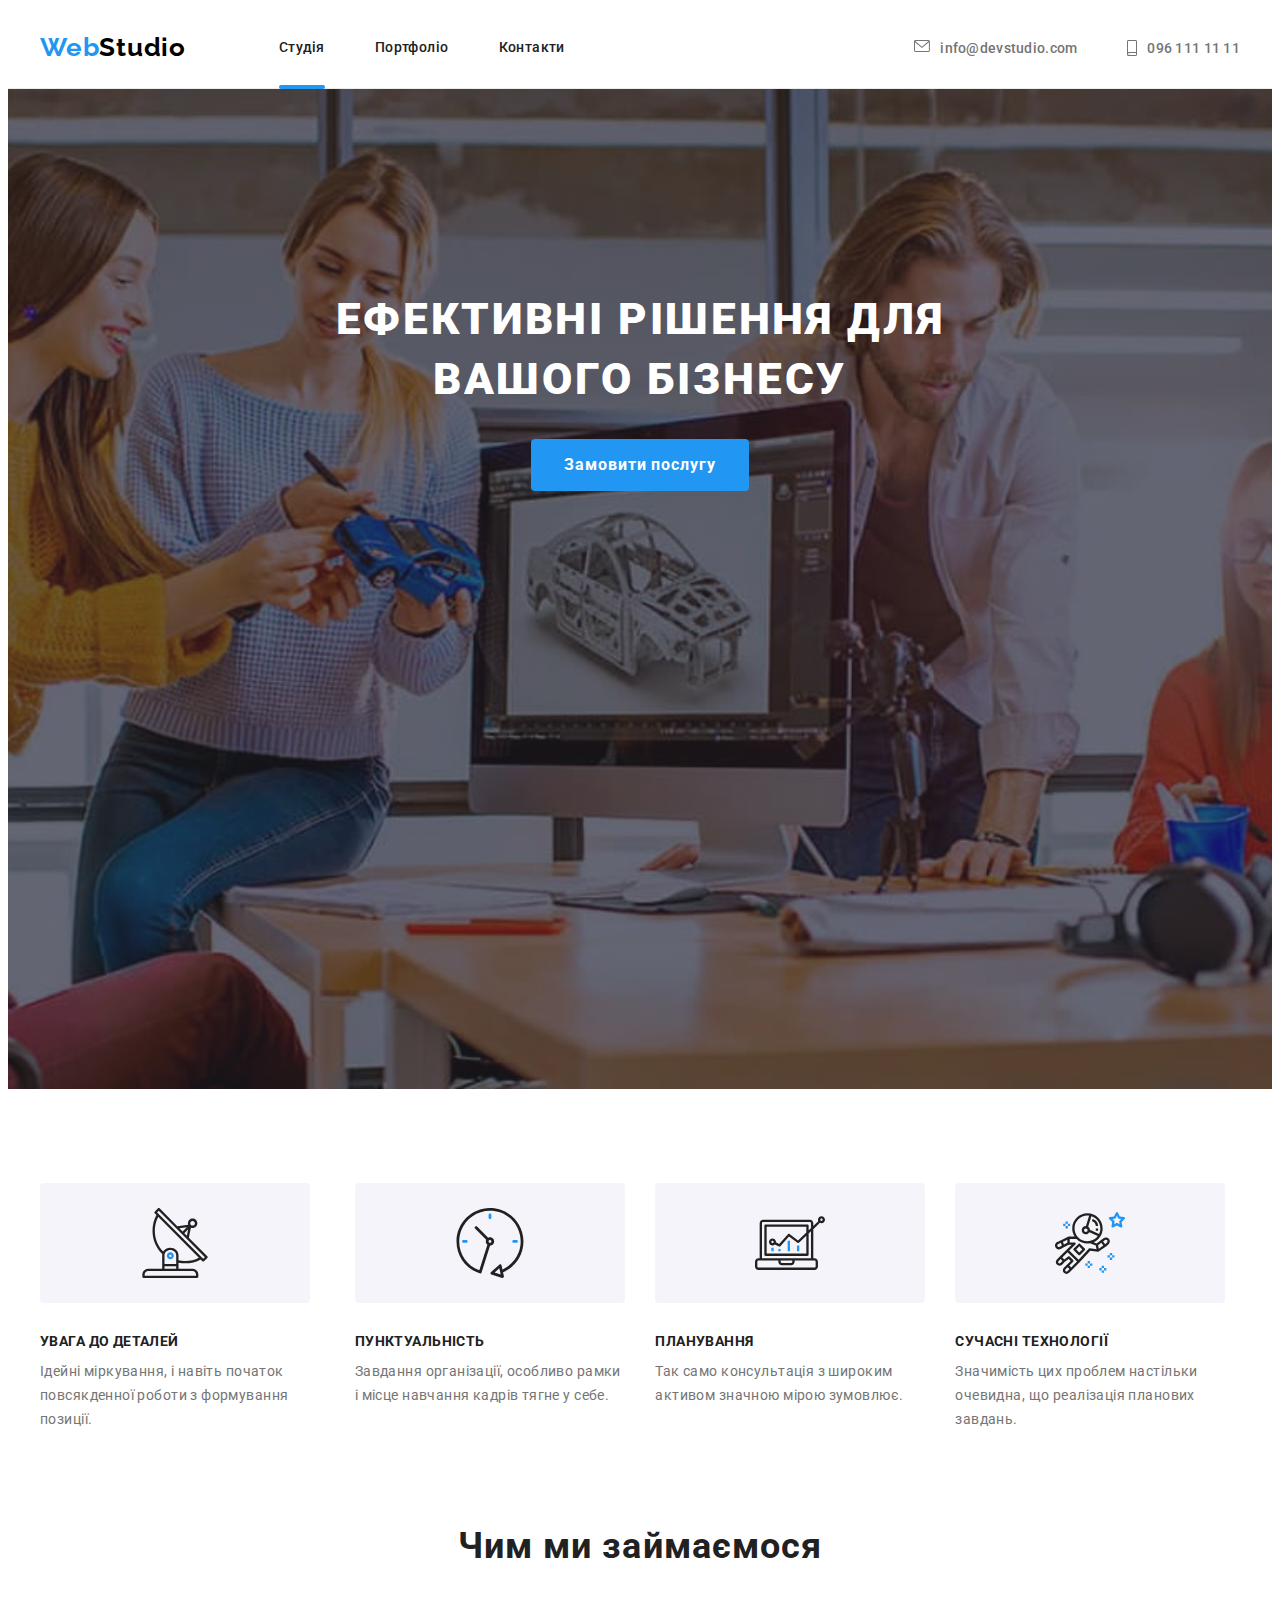
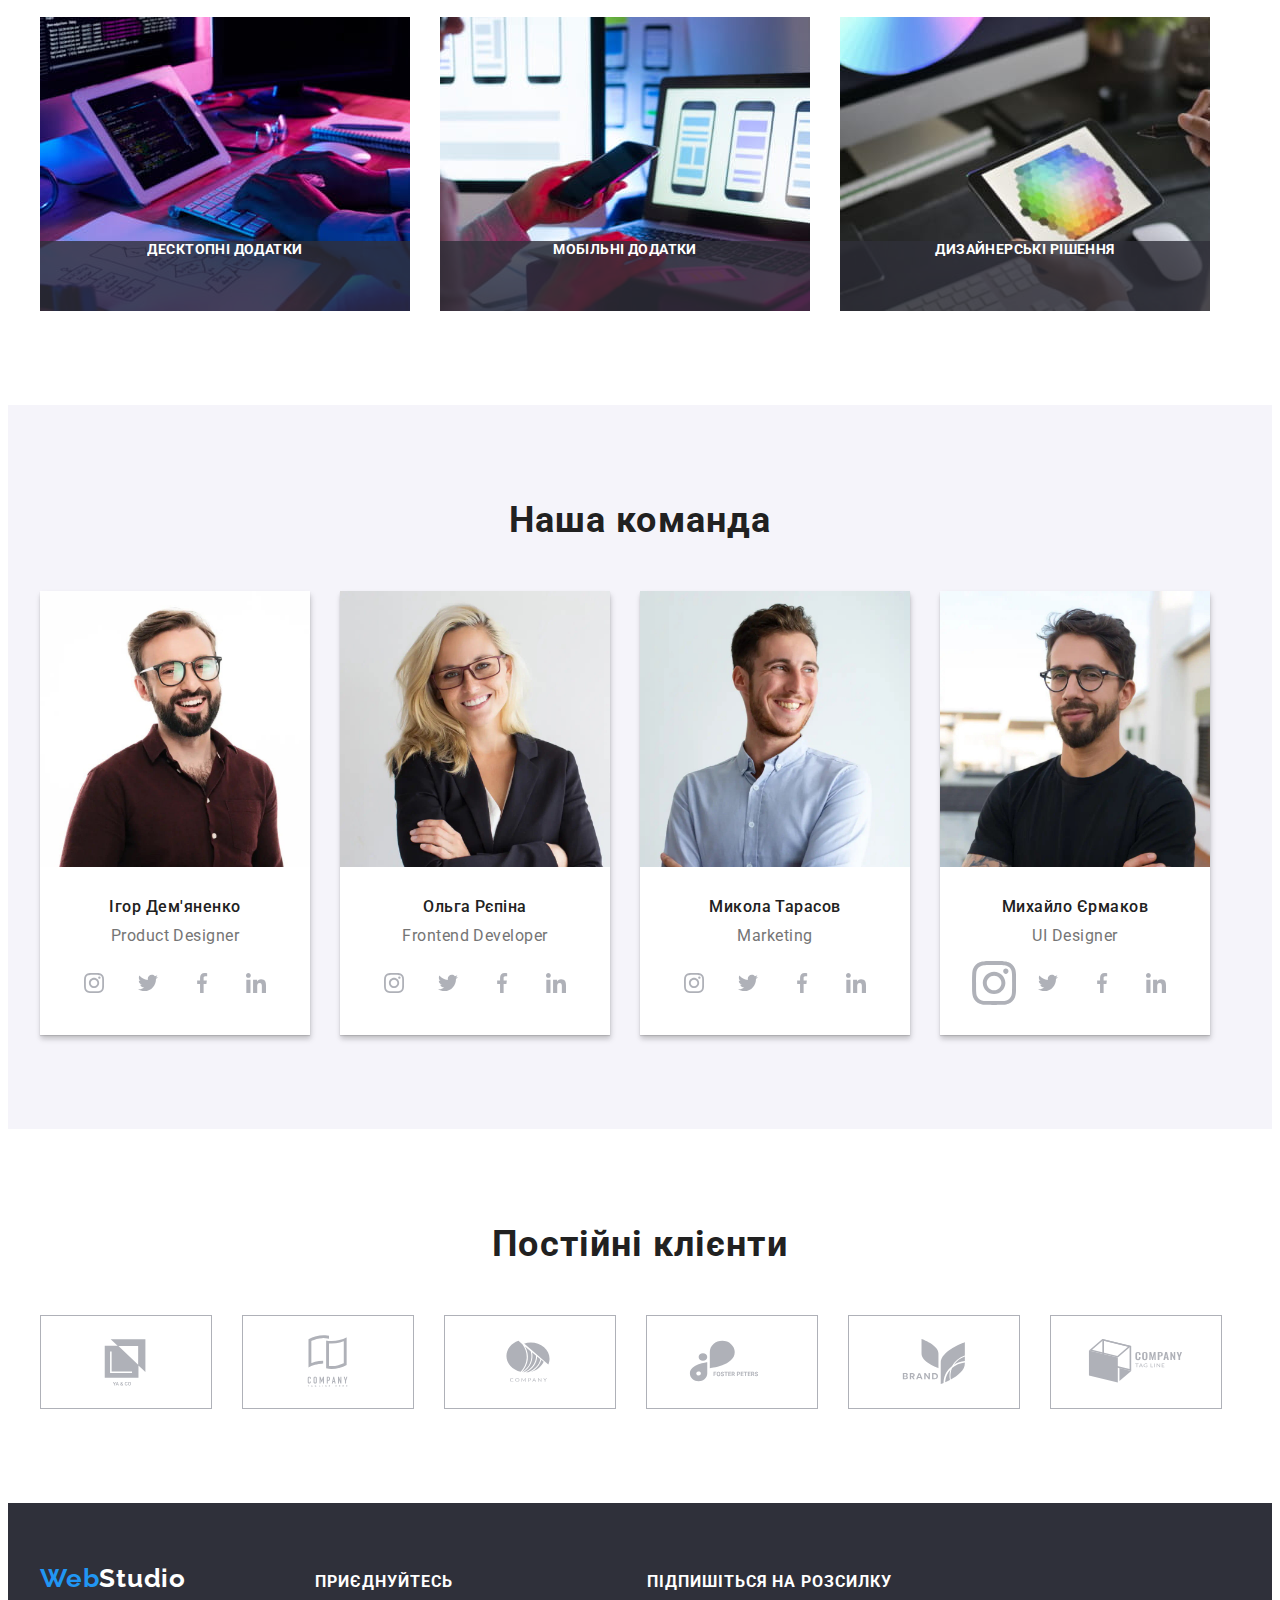
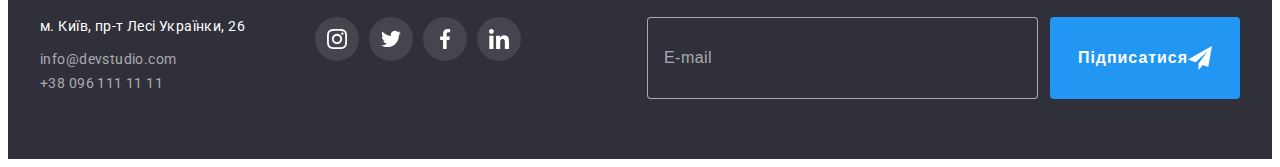
<file: index.html>
<!DOCTYPE html>
<html lang="uk">
  <head>
    <meta charset="UTF-8" />
    <meta http-equiv="X-UA-Compatible" content="IE=edge" />
    <meta name="viewport" content="width=device-width, initial-scale=1.0" />
    <title>Web Studio</title>
    <link rel="preconnect" href="https://fonts.googleapis.com" />
    <link rel="preconnect" href="https://fonts.gstatic.com" crossorigin />
    <link
      href="https://fonts.googleapis.com/css2?family=Montserrat:wght@400;700&family=Raleway:wght@700&family=Roboto:wght@400;500;700;900&display=swap"
      rel="stylesheet"
    />

    <!-- normalize -->
     <link
      rel="stylesheet"
      href="https://cdnjs.cloudflare.com/ajax/libs/modern-normalize/1.1.0/modern-normalize.min.css"
      integrity="sha512-wpPYUAdjBVSE4KJnH1VR1HeZfpl1ub8YT/NKx4PuQ5NmX2tKuGu6U/JRp5y+Y8XG2tV+wKQpNHVUX03MfMFn9Q=="
      crossorigin="anonymous"
      referrerpolicy="no-referrer"
    /> 

    <link rel="stylesheet" href="./css/styles.css"/>
  </head>
  <body>
    <!-- Шапка сторінки -->
    <header class="section-header">
      <div class="container header-box">
        <a class="link-header" href=""><span class="logo">Web</span>Studio</a>

      <!-- Навігація -->
      <nav class="nav">
        <ul class="nav-list">
          <li class="nav-item">
            <a class="link-n current" href="index.html">Студія</a>
          </li>
          <li class="nav-item">
            <a class="link-n" href="portfolio.html">Портфоліо</a>
          </li>
          <li class="nav-item">
            <a class="link-n" href="">Контакти</a></li>
        </ul>
      </nav>
     
        <ul class="list-contacts">
        <li class="contacts">
          
          <a class="link-mail" href="mailto:info@devstudio.com"
            ><svg class="mail-icon" width="16" height="12">
              <use href="./images/icons.svg#icon-envelope">                
              </use>
            </svg>info@devstudio.com</a>
          
        </li>
        <li class="contacts">
          
          <a class="link-tel tel" href="tel:+380961111111"
            ><svg class="tel-icon" width="10" height="16">
              <use href="./images/icons.svg#icon-smartphone">                
              </use>
            </svg>096 111 11 11</a>
            
        </li>
      </ul>      
    </div>      
    </header>

  <main>
      <!--Hero-->
      <section class="section-hero">
      
        <h1 class="hero-title">Ефективні рішення для вашого бізнесу</h1>
        <button data-modal-open class="button" type="button">Замовити послугу</button>
      
      </section>


       <!--Feature-->
      <section class="section section-feature">
        <div class="container">
          <ul class="feature-list">
            <li class="feature-item">
              <div class="feature-btn">
                <svg class="btn-icon" width="70" height="70">
                  <use href="./images/icons.svg#icon-antenna-1"></use>
                </svg>
              </div>
              <h2 class="features">УВАГА ДО ДЕТАЛЕЙ</h2>
              <p class="subtitle">
                Ідейні міркування, і навіть початок повсякденної роботи з
                формування позиції.
              </p>
            </li>
            <li class="feature-item">
              <div class="feature-btn">
                <svg class="btn-icon" width="70" height="70">
                  <use href="./images/icons.svg#icon-clock-1"></use>
                </svg>
              </div>
              <h2 class="features">ПУНКТУАЛЬНІСТЬ</h2>
              <p class="subtitle">
                Завдання організації, особливо рамки і місце навчання кадрів
                тягне у себе.
              </p>
            </li>
            <li class="feature-item">
              <div class="feature-btn">
                <svg class="btn-icon" width="70" height="70">
                  <use href="./images/icons.svg#icon-diagram-1"></use>
                </svg>
              </div>
              <h2 class="features">ПЛАНУВАННЯ</h2>
              <p class="subtitle">
                Так само консультація з широким активом значною мірою зумовлює.
              </p>
            </li>
            <li class="feature-item">
            <div class="feature-btn"> 
                <svg class="btn-icon" width="70" height="70">
                  <use href="./images/icons.svg#icon-astronaut-1"></use>
                </svg>
              </div> 
              <h2 class="features">СУЧАСНІ ТЕХНОЛОГІЇ</h2>
              <p class="subtitle">
                Значимість цих проблем настільки очевидна, що реалізація
                планових завдань.
              </p>
            </li>
          </ul>
        </div>
      </section>


      <!--Чим ми займаємося-->
      <section class=" section section-work">
        <div class="container">
          <h2 class="title">Чим ми займаємося</h2>
        <ul class="work-list">
          <li class="work-item">          
            <img class="work-image"
              src="./images/desktop.jpg"
              alt="Десктопні додатки"
              width="370"
            />
            <div class="card-thumb">
            <h3 class="card-title">Десктопні додатки</h3>
            </div>
          </li>
          <li class="work-item">           
            <img
              src="./images/mobile.jpg"
              alt="Мобільні додатки"
             width="370"
            />
            <div class="card-thumb">
           <h3 class="card-title">Мобільні додатки</h3>
           </div> 
          </li>
          <li class="work-item">            
            <img
              src="./images/design.jpg"
              alt="Дизайнерськи рішення"
              width="370"
            />
            <div class="card-thumb">
            <h3 class="card-title">Дизайнерські рішення</h3>
            </div>
          </li>
        </ul>
      </div>        
      </section>

      <!--Наша команда-->
      <section class="section section-about">
        <div class="container container-team"> 
          <h2 class="title">Наша команда</h2>

        <ul class="team-list">
          <li class="team-item">
            <img
              src="./images/1.jpg"
              alt="Product Designer"
             width="270"
            />
            <div class="team-text">
              <h3 class="team">Ігор Дем'яненко</h3>
            <p class="team-subtitle" lang="en">Product Designer</p>
          
          
           <ul class="social-list">
            <li class="social-item">
              <a class="social-link" href="">
               <svg class="social-icon" width="20" height="20">
                <use href="./images/icons.svg#icon-instagram">
                </use>
               </svg>
                </a>
              </li>
            <li class="social-item">
              <a class="social-link" href="">
              <svg class="social-icon" width="20" height="20">
                <use href="./images/icons.svg#icon-twitter">
                </use>
              </svg>
                </a>
              </li>
            <li class="social-item">
              <a class="social-link" href="">
              <svg class="social-icon" width="20" height="20">
                <use href="./images/icons.svg#icon-facebook">
                </use>
              </svg>
                </a>
              </li>
            <li class="social-item">
              <a class="social-link" href="">
              <svg class="social-icon" width="20" height="20">
                <use href="./images/icons.svg#icon-linkedin">
                </use>
              </svg>
                </a>
              </li>
           </ul>             
          </div>            
          
          <li class="team-item">
            <img
              src="./images/2.jpg"
              alt="Frontend Developer"
              width="270"
            />
            <div class="team-text">
              <h3 class="team">Ольга Рєпіна</h3>
            <p class="team-subtitle" lang="en">Frontend Developer</p>
          
          
           <ul class="social-list">
            <li class="social-item">
              <a class="social-link" href="">
               <svg class="social-icon" width="20" height="20">
                <use href="./images/icons.svg#icon-instagram">
                </use>
               </svg>
                </a>
              </li>
            <li class="social-item">
              <a class="social-link" href="">
              <svg class="social-icon" width="20" height="20">
                <use href="./images/icons.svg#icon-twitter">
                </use>
              </svg>
                </a>
              </li>
            <li class="social-item">
              <a class="social-link" href="" >
              <svg class="social-icon" width="20" height="20">
                <use href="./images/icons.svg#icon-facebook">
                </use>
              </svg>
                </a>
              </li>
            <li class="social-item">
              <a class="social-link" href="">
              <svg class="social-icon" width="20" height="20">
                <use href="./images/icons.svg#icon-linkedin">
                </use>
              </svg>
                </a>
              </li>
           </ul>             
          </div>
            
            
          </li>
          <li class="team-item">
            <img src="./images/3.jpg" 
            alt="Marketing"
            width="270"/>
            <div class="team-text">
              <h3 class="team">Микола Тарасов</h3>
            <p class="team-subtitle" lang="en">Marketing</p>
          
          
           <ul class="social-list">
            <li class="social-item">
              <a class="social-link" href="" width="44" height="44">
               <svg class="social-icon" width="20" height="20">
                <use href="./images/icons.svg#icon-instagram">
                </use>
               </svg>
                </a>
              </li>
            <li class="social-item">
              <a class="social-link" href="" width="44" height="44">
              <svg class="social-icon" width="20" height="20">
                <use href="./images/icons.svg#icon-twitter">
                </use>
              </svg>
                </a>
              </li>
            <li class="social-item">
              <a class="social-link" href="" width="44" height="44">
              <svg class="social-icon" width="20" height="20">
                <use href="./images/icons.svg#icon-facebook">
                </use>
              </svg>
                </a>
              </li>
            <li class="social-item">
              <a class="social-link" href="" width="44" height="44">
              <svg class="social-icon" width="20" height="20">
                <use href="./images/icons.svg#icon-linkedin">
                </use>
              </svg>
                </a>
              </li>
           </ul>             
          </div>
            
            
          </li>
          <li class="team-item">
            <img
              src="./images/4.jpg"
              alt="UI Designer"
            width="270"/>
            <div class="team-text">
              <h3 class="team">Михайло Єрмаков</h3>
            <p class="team-subtitle" lang="en">UI Designer</p>
          
           <ul class="social-list">
            <li class="social-item">
            <a class="social-link" href="">
               <svg class="social-icon">
                <use href="./images/icons.svg#icon-instagram">
                </use>
               </svg>
                </a>
              </li>
            <li class="social-item">
              <a class="social-link" href="">
              <svg class="social-icon" width="20" height="20">
                <use href="./images/icons.svg#icon-twitter">
                </use>
              </svg>
                </a>
              </li>
            <li class="social-item">
              <a class="social-link" href="">
              <svg class="social-icon" width="20" height="20">
                <use href="./images/icons.svg#icon-facebook">
                </use>
              </svg>
                </a>
              </li>
            <li class="social-item">
              <a class="social-link" href="">
              <svg class="social-icon" width="20" height="20">
                <use href="./images/icons.svg#icon-linkedin">
                </use>
              </svg>
                </a>
              </li>
           </ul>             
          </div>                        
          </li>
        </ul>
      </div>       
      </section>
    </main>

    <!-- Постійні клієнти -->

    <section class="section section-clients">
      <h2 class="client-title">Постійні клієнти</h2>
      <div class="container container-client">
        <ul class="client-list">
          <li class="client-item">
            <a class="client-link" href="">
              <svg class="client-icon" width="106" height="60">
                <use href="./images/icons.svg#icon-Logo">                  
                </use>
              </svg>
            </a>
          </li>
          <li class="client-item">
             <a class="client-link" href="">
              <svg class="client-icon" width="106" height="60">
                <use href="./images/icons.svg#icon-Logo1">                  
                </use>
              </svg>
            </a>
          </li>
          <li class="client-item">
             <a class="client-link" href="">
              <svg class="client-icon" width="106" height="60">
                <use href="./images/icons.svg#icon-Logo2">                  
                </use>
              </svg>
            </a>
          </li>
          <li class="client-item">
             <a class="client-link" href="">
              <svg class="client-icon" width="106" height="60">
                <use href="./images/icons.svg#icon-Logo3">                  
                </use>
              </svg>
            </a>
          </li>
          <li class="client-item">
             <a class="client-link" href="">
              <svg class="client-icon" width="106" height="60">
                <use href="./images/icons.svg#icon-Logo4">                  
                </use>
              </svg>
            </a>
          </li>
          <li class="client-item">
             <a class="client-link" href="">
              <svg class="client-icon" width="106" height="60">
                <use href="./images/icons.svg#icon-Logo5">                  
                </use>
              </svg>
            </a>
          </li>
        </ul>
      </div>
    </section>

    <!--Підвал-->

    <footer class="section-footer">
      <div class="container flex-container-f">  
        <div class="footer-contacts">      
        <a class="footer-link" href="">
        <span class="logo">Web</span><span class="tail">Studio</span></a>
      <address>
        <p class="paragraph">м. Київ, пр-т Лесі Українки, 26</p>
        <ul class="footer-list">
          <li class="footer-item">
            <a class="link-footer" href="mailto:info@devstudio.com"
              >info@devstudio.com</a
            >
          </li>
          <li class="footer-item">
            <a class="link-footer" href="tel:+380961111111"
              >+38 096 111 11 11</a>
            
          </li>
        </ul>
      </address>
     </div>
      
    <div class="social">
      <p class="social-title">Приєднуйтесь</p>
      <ul class="social-list">
        <li class="social-item">
          <a class="social-link-f" href="">
            <svg class="footer-icon" width="20" height="20">
              <use href="./images/icons.svg#icon-instagram">                
              </use> 
            </svg>
          </a>
        </li>
        <li class="social-item">
        <a class="social-link-f" href="">
            <svg class="footer-icon" width="20" height="20">
              <use href="./images/icons.svg#icon-twitter">                
              </use> 
            </svg>
          </a>  
        </li>
        <li class="social-item">
          <a class="social-link-f" href="">
            <svg class="footer-icon" width="20" height="20">
              <use href="./images/icons.svg#icon-facebook">                
              </use> 
            </svg>
          </a>
        </li>
        <li class="social-item">
          <a class="social-link-f" href="">
            <svg class="footer-icon" width="20" height="20">
              <use href="./images/icons.svg#icon-linkedin">                
              </use> 
            </svg>
          </a>
        </li>
      </ul>
    </div>

    <!-- Форма підписки -->

    <div class="flex-container-subscribe">
      <strong class="mailing">Підпишіться на розсилку</strong>
    <form class="subscribe-form">
      
      
      <label class="s-label">  
      <input class="subscribe-field" type="text" placeholder="E-mail"></label>
            
      <button class="footer-btn" type="submit">
     Підписатися
        <svg class="icon-subscribe" width="24", height="24">
          <use href="./images/icons.svg#icon-icon-send"></use></svg>
          </button>                
      </form>
    </div>
    </div>    
    </footer>

            <!-- Модальне вікно -->
     
     <div class="backdrop is-hidden" data-modal>       
      <div class="modal">
             
          <button data-modal-close class="modal-btn" type="button" >
         <svg class="modal-icon" width="11" height="11" id="icon-close" viewBox="0 0 32 32">
<path d="M32 3.223l-3.223-3.223-12.777 12.777-12.777-12.777-3.223 3.223 12.777 12.777-12.777 12.777 3.223 3.223 12.777-12.777 12.777 12.777 3.223-3.223-12.777-12.777 12.777-12.777z">
          <use href="./images/icons.svg#icon-close"></use> 
        </svg>
       </button>
      
         <form name="form" class="form">
          <strong class="form-title">Залиште свої дані, ми вам передзвонимо</strong>
        <div class="form-group" >
      
<label for="user-name" class="label">Ім'я</label>
  <div class="f-group">
  <input class="field" type="text" name="user-name" id="user-name">
<svg class="f-icon" width="12" height="12"><use href="./images/icons.svg#icon-person-black-18dp"></use>
</svg>
</div>


<label for="user-phone" class="label">Телефон</label>
  <div class="f-group">
  <input class="field" type="tel" name="user-phone" id="user-phone">
<svg class="f-icon" ><use href="./images/icons.svg#icon-phone-black-18dp"></use>
</svg>
</div>


<label for="user-mail" class="label">Пошта</label>
  <div class="f-group">
  <input class="field" type="mail" name="user-mail" id="user-mail">
 <svg class="f-icon" width="" height=""><use href="./images/icons.svg#icon-email-black-18dp"></use> 
</svg>
</div>


<label for="com-text" class="t-label">Коментар</label>
  <textarea id="com-text" class="comment" name="comment" placeholder="Введіть текст" type="text"></textarea>


<!-- Checkbox -->


<label class="check-label">
  <input class="check-input" type="checkbox" name="checkbox">

  <span class="icon-check"></span>
  <span class="check-text">Погоджуюся з розсилкою та приймаю
    <a class="form-link" href="">Умови договору</a>
  </span>
</label>

  
  
<button class="btn-form" type="submit"><span class="btn-t">Відправити</span></button>
        
       </form>
      </div>       
    </div>
    <script src="./js/modal.js"></script>
  </body>
</html>
</file>
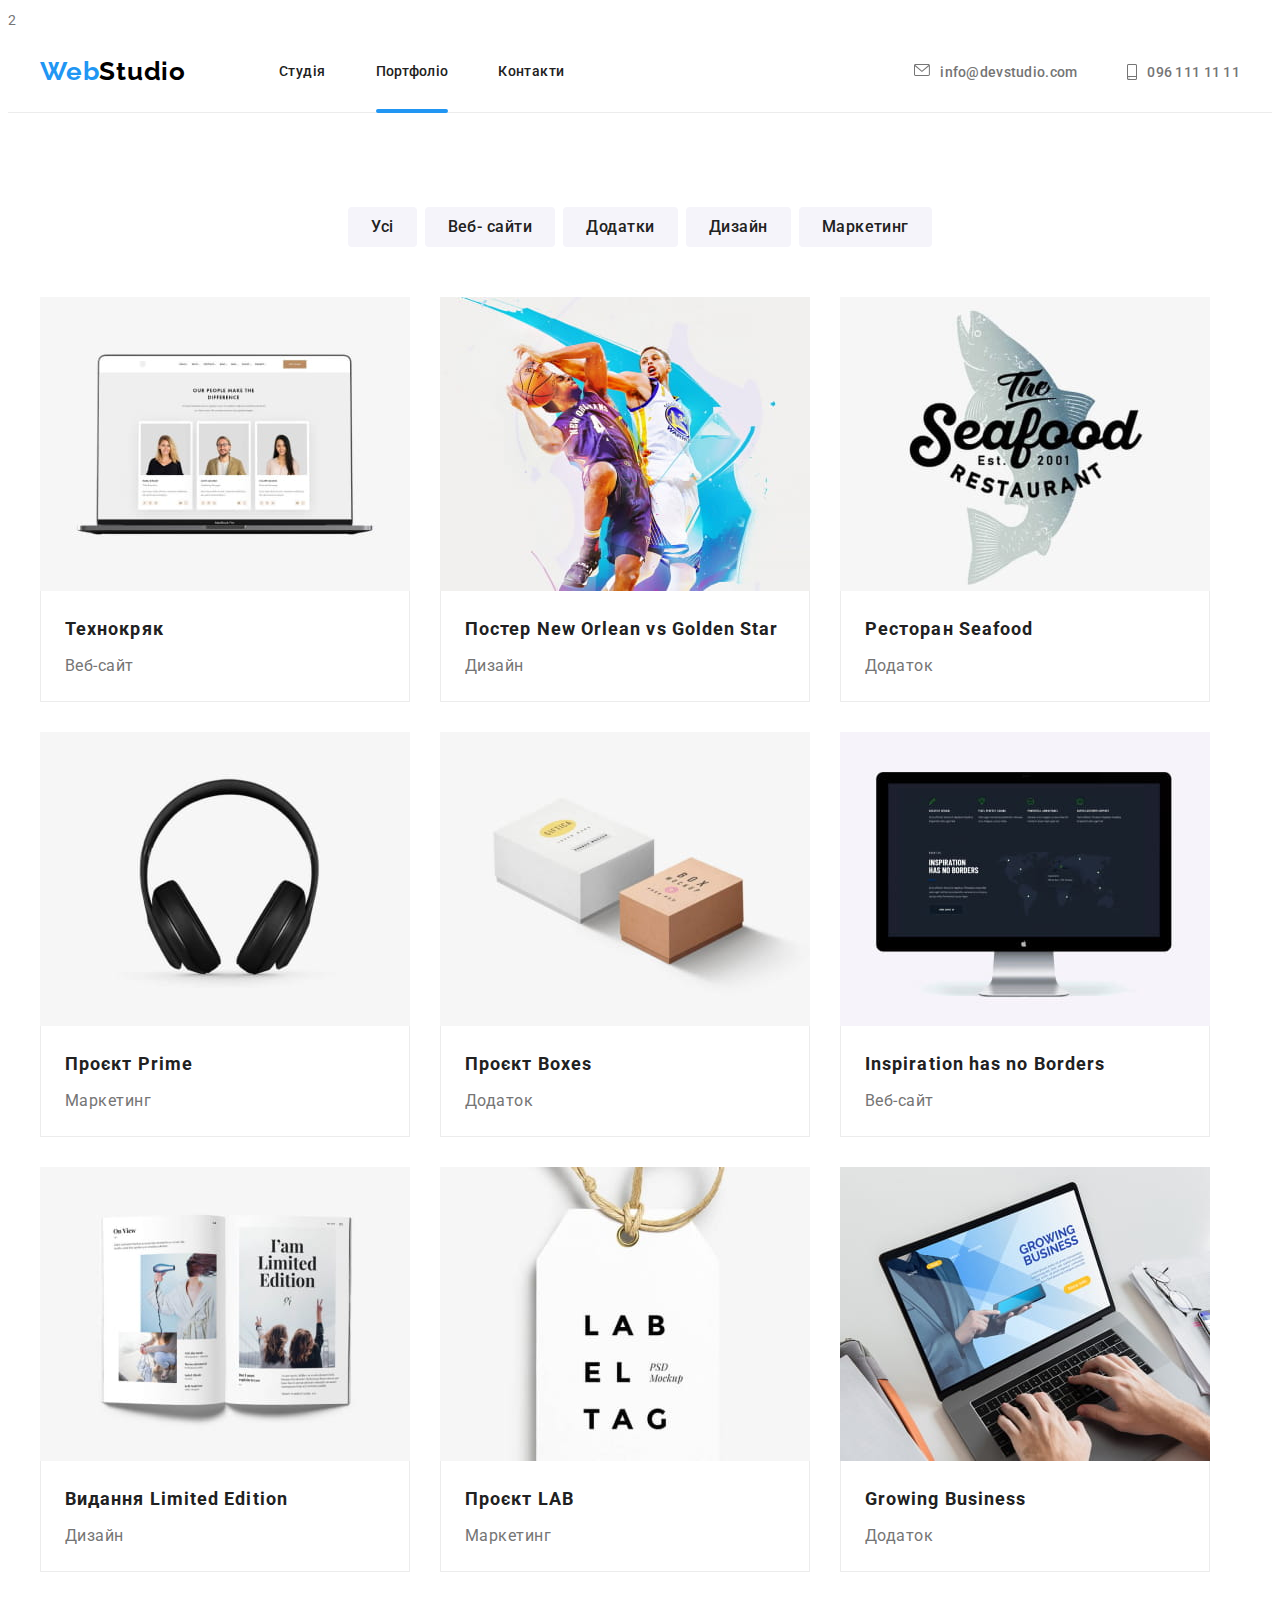
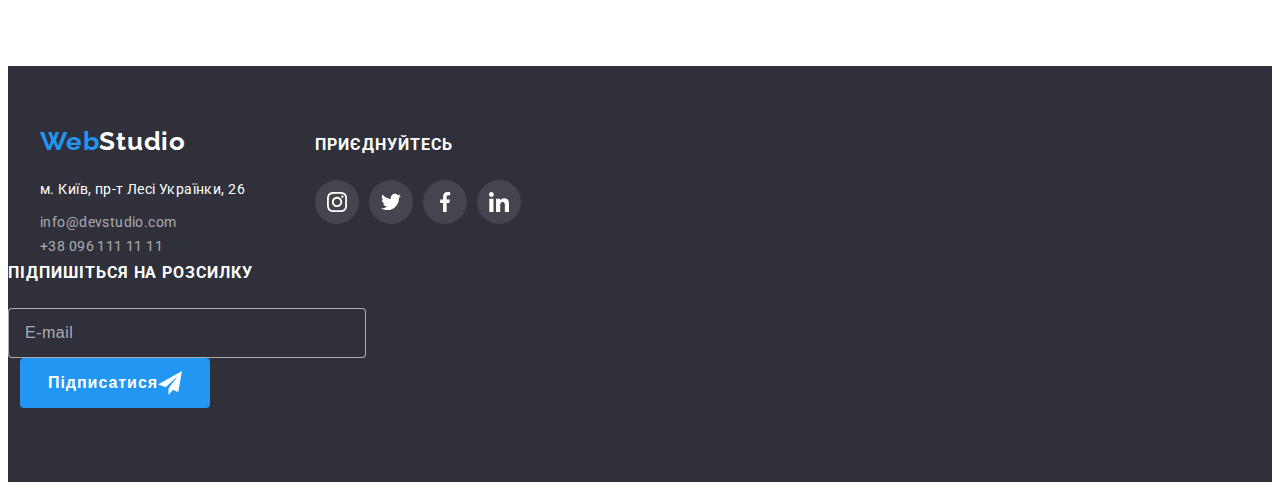
<file: portfolio.html>
2<!DOCTYPE html>
<html lang="en">
  <head>
    <meta charset="UTF-8" />
    <meta http-equiv="X-UA-Compatible" content="IE=edge" />
    <meta name="viewport" content="width=device-width, initial-scale=1.0" />
    <title>Second page</title>
<link rel="preconnect" href="https://fonts.googleapis.com">
<link rel="preconnect" href="https://fonts.gstatic.com" crossorigin>
<link href="https://fonts.googleapis.com/css2?family=Montserrat:wght@400;700&family=Raleway:wght@700&family=Roboto:wght@400;500;700;900&display=swap" rel="stylesheet">
 
<!-- normalize -->
<link rel="stylesheet" href="https://cdnjs.cloudflare.com/ajax/libs/modern-normalize/1.1.0/modern-normalize.min.css" integrity="sha512-wpPYUAdjBVSE4KJnH1VR1HeZfpl1ub8YT/NKx4PuQ5NmX2tKuGu6U/JRp5y+Y8XG2tV+wKQpNHVUX03MfMFn9Q==" crossorigin="anonymous" referrerpolicy="no-referrer" />

<link rel="stylesheet" href="./css/styles.css" />
  </head>
  <body>

    <!-- Шапка сторінки -->
    <header class="section-header">
      <div class="container header-box">
        <a class="link-header" href=""><span class="logo">Web</span>Studio</a>

      <!-- Навігація -->
      <nav class="nav">
        <ul class="nav-list">
          <li class="nav-item">
            <a class="link-n" href="index.html">Студія</a>
          </li>
          <li class="nav-item">
            <a class="link-n current" href="portfolio.html">Портфоліо</a>
          </li>
          <li class="nav-item">
            <a class="link-n" href="">Контакти</a></li>
        </ul>
      </nav>
      <ul class="list-contacts">
        <li class="contacts">
          <a class="link-mail" class="mail" href="mailto:info@devstudio.com"
            ><svg class="mail-icon" width="16" height="12">
              <use href="./images/icons.svg#icon-envelope">                
              </use>
            </svg>info@devstudio.com</a>         
        </li>
         <li class="contacts">
          <a class="link-tel" href="tel:+380961111111"
            ><svg class="tel-icon" width="10" height="16">
              <use href="./images/icons.svg#icon-smartphone">                
              </use>
            </svg>096 111 11 11</a>
        </li>
      </ul>
    </div>      
    </header>
    
    <main>

        <!-- Секція проєкти -->

        <section class="section section-projects">  
          <div class="container">
            <h2 class="visually-hidden">фільтри</h2>         
            <ul class="buttons">
                <li><button class="c-button" type="button">Усі</button></li>
                <li><button class="c-button" type="button">Веб- сайти</button></li>
                <li><button class="c-button" type="button">Додатки</button></li>
                <li><button class="c-button" type="button">Дизайн</button></li>
                <li><button class="c-button" type="button">Маркетинг</button></li>
            </ul>                  
          
            <ul class="flex-container">
                <li class="flex-element">
                  <a class="flex-link" href="">
                  <div class="project-thumb">
                    <img class="flex-item" src="./images/techno.jpg" alt="Технокряк" width="370"></img>
                  <div class="overlay-desc">
                    <p class="text">Ресурс пропонує комплексні пропозиції з різним рівнем функціоналу та сервісів. Все це дозволить відвідувачу отримати вичерпні відомості про компанію чи приватну особу.</p>
                  </div>
                  </div>  
                <div class="description">
                  <h3 class="pr-title">Технокряк</h3>
            <p class="subtext">Веб-сайт</p>
                </div>
                 </a>
                </li>

                <li class="flex-element">
                  <a class="flex-link" href="">
                 <div class="project-thumb">
                  <img class="flex-item" src="./images/poster.jpg" alt="Постер" width="370"></img>
                  <div class="overlay-desc">
                    <p class="text">
                     Ресурс пропонує комплексні пропозиції з різним рівнем функціоналу та сервісів. Все це дозволить відвідувачу отримати вичерпні відомості про компанію чи приватну особу. 
                    </p>
                  </div>
                </div>                   
                <div class="description">
                  <h3 class="pr-title">Постер New Orlean vs Golden Star</h3>
            <p class="subtext">Дизайн</p>
                </div> 
                 </a>
                  </li>

                <li class="flex-element">
                  <a class="flex-link" href="">
                 <div class="project-thumb">
                  <img class="flex-item" src="./images/restaurant.jpg" alt="Ресторан Seafood" width="370"></img>
                <div class="overlay-desc">
                  <p class="text">
                     Ресурс пропонує комплексні пропозиції з різним рівнем функціоналу та сервісів. Все це дозволить відвідувачу отримати вичерпні відомості про компанію чи приватну особу. 
                    </p> 
                </div>
                </div>                   
                <div class="description">
                  <h3 class="pr-title">Ресторан Seafood</h3>
            <p class="subtext">Додаток</p>
          </div>  
          </a>        
                </li>

                <li class="flex-element">
                  <a class="flex-link" href="">
                <div class="project-thumb"><img class="flex-item" src="./images/prime.jpg" alt="Проєкт Prime" width="370"></img>
                <div class="overlay-desc">
                 <p class="text">
                     Ресурс пропонує комплексні пропозиції з різним рівнем функціоналу та сервісів. Все це дозволить відвідувачу отримати вичерпні відомості про компанію чи приватну особу. 
                    </p>  
                </div>
                </div>                    
                <div class="description">
                  <h3 class="pr-title">Проєкт Prime</h3>
            <p class="subtext">Маркетинг</p>
          </div> 
            </a>
                  </li>

                <li class="flex-element">
                  <a class="flex-link" href="">
                 <div class="project-thumb"><img class="flex-item" src="./images/boxes.jpg" alt="Проєкт Boxes" width="370"></img>
                <div class="overlay-desc">
                 <p class="text">
                     Ресурс пропонує комплексні пропозиції з різним рівнем функціоналу та сервісів. Все це дозволить відвідувачу отримати вичерпні відомості про компанію чи приватну особу. 
                    </p>   
                </div>
                </div>     
                <div class="description">
                  <h3 class="pr-title">Проєкт Boxes</h3>
            <p class="subtext">Додаток</p>
          </div> 
              </a>
                  </li>

                <li class="flex-element">
                  <a class="flex-link" href="">
                 <div class="project-thumb"><img class="flex-item" src="./images/monitor.jpg" alt="монітор" width="370"></img>
                <div class="overlay-desc">
                 <p class="text">
                     Ресурс пропонує комплексні пропозиції з різним рівнем функціоналу та сервісів. Все це дозволить відвідувачу отримати вичерпні відомості про компанію чи приватну особу. 
                    </p>    
                </div>
                </div> 
                  
                <div class="description">
                  <h3 class="pr-title">Inspiration has no Borders</h3>
            <p class="subtext">Веб-сайт</p>
          </div>
              </a>
                  </li>

                <li class="flex-element">
                  <a class="flex-link" href="">
                  <div class="project-thumb">
                    <img class="flex-item" src="./images/magazine.jpg" alt="журнал" width="370"></img>
                  <div class="overlay-desc">
                   <p class="text">
                     Ресурс пропонує комплексні пропозиції з різним рівнем функціоналу та сервісів. Все це дозволить відвідувачу отримати вичерпні відомості про компанію чи приватну особу. 
                    </p>     
                  </div>
                  </div>  
                  
                <div class="description">
                  <h3 class="pr-title">Видання Limited Edition</h3>
            <p class="subtext">Дизайн</p>
          </div>
             </a>
                 </li>

                <li class="flex-element">
                  <a class="flex-link" href="">
                 <div class="project-thumb"><img class="flex-item" src="./images/lab.jpg" alt="Етикетка" width="370"></img>
                <div class="overlay-desc">
                 <p class="text">
                     Ресурс пропонує комплексні пропозиції з різним рівнем функціоналу та сервісів. Все це дозволить відвідувачу отримати вичерпні відомості про компанію чи приватну особу. 
                    </p>     
                </div>
                </div> 
                  
                <div class="description">
                  <h3 class="pr-title">Проєкт LAB</h3>
            <p class="subtext">Маркетинг</p>
          </div>
            </a>
                  </li>

                <li class="flex-element">
                  <a class="flex-link" href="">
                <div class="project-thumb"><img class="flex-item" src="./images/laptop.jpg" alt="лептоп" width="370"></img>
                <div class="overlay-desc">
                 <p class="text">
                     Ресурс пропонує комплексні пропозиції з різним рівнем функціоналу та сервісів. Все це дозволить відвідувачу отримати вичерпні відомості про компанію чи приватну особу. 
                    </p>      
                </div>
                </div>  
                  
                <div class="description">
                  <h3 class="pr-title">Growing Business</h3>
            <p class="subtext">Додаток</p>
          </div>
         </a>
                  </li>
            </ul>
          </div>            
        </section>

    </main>

<!--Підвал-->
    <footer class="section-footer">
      <div class="container flex-container-f">
        <div class="footer-contacts">
        <a class="footer-link" href="">
          <span class="logo">Web</span><span class="tail">Studio</span></a>
      <address>
        <p class="paragraph">м. Київ, пр-т Лесі Українки, 26</p>       
          <ul class="footer-list">
          <li class="footer-item">
            <a
              class="link-footer"
              href="mailto:info@devstudio.com"
            >info@devstudio.com</a
            >
          </li>
          <li class="footer-item">
            <a class="link-footer" href="tel:+380961111111"
              >+38 096 111 11 11</a>  
          </li>
        </ul>
      </address>
     </div> 
     <div class="social">
      <h3 class="social-title">Приєднуйтесь</h3>
      <ul class="social-list">
        <li class="social-item">
          <a class="social-link-f" href="" width="44", height="44">
            <svg class="footer-icon" width="20", height="20">
              <use href="./images/icons.svg#icon-instagram">                
              </use> 
            </svg>
          </a>
        </li>
        <li class="social-item">
        <a class="social-link-f" href="" width="44", height="44">
            <svg class="footer-icon" width="20", height="20">
              <use href="./images/icons.svg#icon-twitter">                
              </use> 
            </svg>
          </a>  
        </li>
        <li class="social-item">
          <a class="social-link-f" href="" width="44", height="44">
            <svg class="footer-icon" width="20", height="20">
              <use href="./images/icons.svg#icon-facebook">                
              </use> 
            </svg>
          </a>
        </li>
        <li class="social-item">
          <a class="social-link-f" href="" width="44", height="44">
            <svg class="footer-icon" width="20", height="20">
              <use href="./images/icons.svg#icon-linkedin">                
              </use> 
            </svg>
          </a>
        </li>
      </ul>
      </div>
    </div> 
    
    <div class="flex-subscribe-box">
    <form name="subscribe-form">
      <strong class="mailing">Підпишіться на розсилку</strong>
      <label><span class="inner-text"></span>  
      <input class="subscribe-field" type="text" placeholder="E-mail"></label>
      
      
      <button class="footer-btn" type="submit"><span class="btn-text">Підписатися</span>
        <svg class="icon-subscribe" width="24", height="24">
          <use href="./images/icons.svg#icon-icon-send"></use></svg>
          </button>
                  
    </footer>      
  </body>
</html>
</file>
<file: css/styles.css>
:root {
   /* Текстові кольори */
--main-txt-color: #757575;
--header-color: #212121;
--accent-color: #2196F3;
--txt-color: #FFFFFF;
--add-color: rgba(255, 255, 255, 0.6);

/* Фонові кольри */
--main-bg-color: #FFFFFF;
--section-bg-color: #2F303A;
--add-bg-color: #F5F4FA;

/* Інше */
--animation: 250ms cubic-bezier(0.4, 0, 0.2, 1);

}


/* Стилі для index.html */
body {
    color: var(--main-txt-color);
    background-color: var(--main-bg-color);
    font-family: 'Roboto';
        font-size: 14px;
        line-height: calc(24/14);    
        letter-spacing: 0.03em;
}

.section {
    padding-top: 94px;
    padding-bottom: 94px;
}

.container {
    width: 1200px;
    margin-right: auto;
    margin-left: auto;
    padding-right: 15px;
    padding-left: 15px;

}

/* Шапка */
.section-header {
border-bottom: 1px solid #ECECEC;

} 
    
    
    

.header-box {
    display: flex;
    width: 1200px;
        padding-right: 15px;
        padding-left: 15px;
        align-items: center;


}



.link-header {
    color: black;
    text-decoration: none;
    font-family: 'Raleway';
        font-weight: 700;
        font-size: 26px;
        line-height: calc(31/26);  
        letter-spacing: 0.03em;
        margin-right: 93px;
            padding-top: 24px;
            padding-bottom: 25px;
}
.logo {
    color: var(--accent-color);
    margin-top: 0;
        margin-bottom: 0;
    
}

.list {

    margin: 0;

}

ul {
    list-style: none;
    margin-top: 0;
    margin-bottom: 0;
    padding: 0;
}

img {
    display: block;
    max-width: 100%;
    height: auto;
}

/* Навігація */

.nav {
    margin-right: auto;


}

.nav-list {
    display: flex;
    gap: 50px;
     padding: 0; 
    align-items: center;
    
    

}


.current {
    color: var(--accent-color);
    text-decoration: none;
    font-weight: 500;
    font-size: 14px;
    line-height: calc(16/14);
    letter-spacing: 0.02em;
    
}

  
 .current::after {
    content: ""; 
    position: absolute;
     width: 100%;
    height: 4px; 
    left: 0;
     border-radius: 2px; 
     border: transparent;
     background-color: var(--accent-color);    
    bottom: -1px; 
      display: block;  
}  




.nav-item {
    position: relative;
    display: block;

    
   
}



.nav .link-n {
    display: block;
    color: var(--header-color);
    font-weight: 500;
    line-height: 1.14;
    display: block;
    align-items: baseline;
    padding: 0;
     text-decoration: none;
     padding: 32px 0; 

    transition: color 250ms cubic-bezier(0.4, 0, 0.2, 1) 250ms;
    


}

 .link-n:hover,
 .link-n:focus {
    color: var(--accent-color);
}

.list-contacts {
    display: flex;    
    align-items: center;    
    gap: 50px;
    
    
        
        
    
}



  

.link-mail {
    color: var(--main-txt-color);
    text-decoration: none;
    font-weight: 500;
    line-height: calc(16/14);
    letter-spacing: 0.02em;
    padding: 32px 0;
    display: flex;
    
    transition: color 250ms cubic-bezier(0.4, 0, 0.2, 1) 250ms;
    
}



.link-tel {
    color: var(--main-txt-color);
    font-weight: 500;
        line-height: calc(16/14);
        letter-spacing: 0.02em;
        text-decoration: none;
        padding: 32px 0;
        display: flex;

        transition: color 250ms cubic-bezier(0.4, 0, 0.2, 1) 250ms;
        
}

.link-mail:hover,
.link-mail:focus,
.link-tel:hover,
.link-tel:focus {
    color: var(--accent-color);

}





.mail-icon {
    fill: currentColor;
    margin-right: 10px;

}
.tel-icon {
    fill: currentColor;
    margin-right: 10px;
}




/* Hero */
.section-hero {
    max-width: 1600px;
    height: 600px;
    margin-left: auto;
    margin-right: auto;
    margin-top: 0;
    margin-bottom: 0;
    padding-top: 200px;
    padding-bottom: 200px;
    background-image:linear-gradient(to right, rgba(47, 48, 58, 0.4),
    rgba(47, 48, 58, 0.4)), url(../images/hero.jpg);
     background-repeat: no-repeat;
     background-size: cover;
     background-position: center;
}

.hero-title {
    margin-top: 0;
    margin-bottom: 30px;
        font-weight: 900;
        font-size: 44px;
        line-height: calc(60/44);
        letter-spacing: 0.06em;
        text-transform: uppercase;
        color: var(--txt-color);
        margin-right: auto;
            margin-left: auto;
            width: 696px;
            text-align: center;
            padding: 0;
            

}

.section-hero, 
.section-footer {
    background-color: var(--section-bg-color);
    color: var(--txt-color);
}

.button {
    background-color: var(--accent-color);
    color: var(--txt-color);
    font-family: inherit;
        font-weight: 700;
        font-size: 16px;
        line-height: calc(30/16);   
        letter-spacing: 0.06em;
        cursor: pointer;
        border-radius: 4px;
        padding: 10px 32px;
        text-align: center;
        border: 1px solid transparent;
        display: block;
        margin-right: auto;
        margin-left: auto;
       
}


/* Feature */


.feature-list {
    padding: 0;
    margin: 0;
    display: flex;
    gap: 30px;
}



.feature-item :not(:nth-last-child) {
    margin-right: 30px;
}

.feature-btn {
    display: flex;
    align-items: center;
    justify-content: center;
    width: 270px;
        height: 120px;
         border: transparent; 
        border-radius: 4px;
        background-color: var(--add-bg-color);
        margin-bottom: 30px;
        
    
    
}

.features {
        font-weight: 700;
        font-size: 14px;
        line-height: calc(16/14);
        letter-spacing: 0.03em;
        text-transform: uppercase;
        color: var(--header-color);
        margin-top: 0;
        margin-bottom: 10px;
        padding: 0;
}

.title {
        font-weight: 700;
        font-size: 36px;
        line-height: calc(42/36);
        letter-spacing: 0.03em;
        color: var(--header-color);
            text-align: center;
            padding: 0;
            margin-top: 0;
                margin-bottom: 50px;

}

.subtitle {
    font-size: 14px;
    line-height: calc(24/14);
    letter-spacing: 0.03em;
    margin-top: 0;
    margin-bottom: 0;

}

/* Чим ми займаємося */

.section-work {

    padding-top: 0;
    padding-bottom: 94px;
     


}

.work-list {
    display: flex;
    gap: 30px;
    padding: 0;        
        
}

.work-item {
    position: relative;
} 
 
  .card-thumb {  
    
    position: absolute;
    width: 370px;
    height: 70px;
    background-color: rgba(47, 48, 58, 0.8);
    display: inline-block;
    bottom: 0;
    left: 0;
    
    
} 

.work-image {
    position: relative;
}

.card-title {
   
    margin: 0;
        padding: 0;
        display: flex;
        align-items: center;
        justify-content: center;    
        
    font-weight: 700;
        font-size: 14px;
        line-height: calc(16/14);
        letter-spacing: 0.03em;
        text-transform: uppercase;
        color: var(--txt-color);
       
        
} 

.card-title :nth-child(3n) {
    padding: 27px 94px;
}



/* Наша команда */
.section-about {
    background-color: var(--add-bg-color);
    margin-top: 0;
    margin-bottom: 0;
} 

.container-team {
    justify-content: space-evenly;
    
}

.team-list {
    display: flex;
    gap: 30px;
    padding: 0;
}

.team-item {
    background-color: var(--main-bg-color);
    box-shadow: 0px 1px 1px
    rgba(0, 0, 0, 0.12),
    0px 4px 4px
    rgba(0, 0, 0, 0.06),
    1px 4px 6px 
    rgba(0, 0, 0, 0.16);
  
}

.social-list {
    display: flex;
    align-items: center;
    justify-content: center;
    gap: 10px;
    
}



.social-item {
    display: inline-block;
    margin: 0;
    
    
}

.social-link {
    display: flex;
    align-items: center;
        justify-content: center;
    fill: #AFB1B8;
     width: 44px;
     height: 44px; 
    border-radius: 50%;   
     gap: 10px; 
     transition: background-color 250ms cubic-bezier(0.4, 0, 0.2, 1) 250ms,
     fill 250ms cubic-bezier(0.4, 0, 0.2, 1) 250ms;
    
     
    

}

.social-link:hover,
.social-link:focus {
    fill: var(--txt-color);
    background-color: var(--accent-color);

    
}



.team {
        font-weight: 500;
        font-size: 16px;
        line-height: calc(19/16);
        letter-spacing: 0.03em;
        color: var(--header-color);
        margin: 0;
        margin-bottom: 10px;
        
}



.team-text {
   
text-align: center;
 padding-top: 30px;
 padding-bottom: 30px;  

}

.team-subtitle {
    font-size: 16px;
    line-height: calc(19/16);
    letter-spacing: 0.03em;
    margin-top: 0;
         margin-bottom: 16; 
         
}



.link {
    text-decoration: none;
}


/* Постійні клієнти */

.section-clients {
   
    justify-content: center;
}

.client-title {
    
    font-weight: 700;
        font-size: 36px;
        line-height: calc(42/36);
        letter-spacing: 0.03em;
        color: var(--header-color);
        text-align: center;
        padding: 0;
        margin: 0;
        margin-bottom: 50px;
}

.client-list {
  display: flex;
  gap: 30px;
  margin-left: auto;
  margin-right: auto;
}

.client-link {
    display: flex;
    align-items: center;
    justify-content: center;
   fill: #AFB1B8;
    width: 170px;
    height: 92px;
    border: 1px solid #afb1b8;
    transition: border-color 250ms cubic-bezier(0.4, 0, 0.2, 1)250ms, 
    fill 250ms cubic-bezier(0.4, 0, 0.2, 1);
    
}

 .client-link:hover,
.client-link:focus {
    fill: var(--accent-color);
    border: 1px solid var(--accent-color);;
} 





/* Підвал */
.section-footer {
    margin-top: 0;
        margin-bottom: 0;
        padding-top: 60px;
            padding-bottom: 60px;
}

.flex-container-f {
    display: flex;
    align-items: baseline;
        
    
}



.footer-list {
    
    margin-left: 0;
    padding: 0;
}


.footer-link {
    font-family: 'Raleway';
        font-weight: 700;
        font-size: 26px;
        line-height: calc(31/26);       
        letter-spacing: 0.03em;
        color: var(--txt-color);
        text-decoration: none;
        margin-top: 20px;

        transition: color 250ms cubic-bezier(0.4, 0, 0.2, 1);
           
}

address {
    font-style: normal;
    margin-top: 20px;

}

.paragraph {
    padding: 0;
    margin: 0;
    margin-bottom: 9px;
}



.link-footer:hover,
.link-footer:focus {
    color: var(--accent-color);
    text-decoration: none;
}



.link-footer {
    display: block;
    color: var(--add-color);
    text-decoration: none;
    font-size: 14px;
    line-height: calc(24/14);

    transition: color 500ms cubic-bezier(0.4, 0, 0.2, 1);

}


 .footer-item :not(:nth-last-child) {
    margin-bottom: 9px;
}

.social {
    margin-left: 70px;
    
}

.social-title {
    font-weight: 700;
        font-size: 16px;
        line-height: calc(30/16);
        letter-spacing: 0.06em;
    text-transform: uppercase;
    margin: 0;
    margin-bottom: 20px;
}
  
.social-link-f {
    display: flex;
        align-items: center;
        justify-content: center;
 width: 44px;
 height: 44px;
 background-color: rgba(255, 255, 255, 0.1);
 border-radius: 50%;
 display: flex;
    fill: var(--txt-color);

    transition: background-color 250ms cubic-bezier(0.4, 0, 0.2, 1) 200ms;    
     
}


.social-link-f:hover,
.social-link-f:focus {
    background-color: var(--accent-color);


}

/* Форма підписки */



.flex-container-subscribe {
      

    margin-left: auto; 
}

.subscribe-form {
    display: flex;
}

.mailing {
 display: block;
    margin: 0;
    margin-bottom: 20px;
    font-weight: 700;
    font-size: 16px;
    line-height: calc(30/16);
    letter-spacing: 00.06em;
    text-transform: uppercase;
}
    
    
    

.subscribe-field {
    
    display: block;
    width: 358px;
    height: 50px;
    padding: 15px;
    padding-left: 16px;

    font-weight: 400;
        font-size: 16px;
        line-height: calc(20/16);
        letter-spacing: 0.03em;
    background-color: var(--section-bg-color);
    border: 1px solid rgba(255, 255, 255, 0.6);
    border-radius: 4px;
    color: rgba(255, 255, 255, 0.6);

    transition: border-color 250ms cubic-bezier(0.4, 0, 0.2, 1) 200ms;
} 

.subscribe-field::placeholder  {
    
    top: 15px;
    left:16px;

    font-weight: 400;
    font-size: 16px;
    line-height: calc(20/16);
    letter-spacing: 0.03em;
    color: rgba(255, 255, 255, 0.6);
}

.subscribe-field:hover,
.subscribe-field:focus {
    border-color: white;
}

.footer-btn {
    
   display: flex;
   align-items: center;
    margin: 0;
   
    margin-left: 12px; 
     padding-top: 10px; 
    padding-bottom: 10px;
    padding-left: 28px;
    padding-right: 28px;
    cursor: pointer;

    
        
        font-weight: 700;
        font-size: 16px;
        line-height: calc(30/16);
        letter-spacing: 0.06em;
    
    background-color: var(--accent-color);
    color: var(--txt-color);
    border: none;
    border-radius: 4px;

justify-content: center;
    transition: border-color 250ms cubic-bezier(0.4, 0, 0.2, 1) 200ms;
 
}

.footer-btn:hover,
.footer-btn:focus {
    border-color: white;
}




.icon-subscribe {
   
    padding: 0;   
    
    fill: var(--txt-color)
    
}







/* Модальне вікно */
 
.backdrop.is-hidden {
    visibility: hidden;
    opacity: 0;
    pointer-events: none;
}

.backdrop {
    position: fixed;
    top: 0;
    left: 0;
    width: 100%;
    height: 100%;
    background-color: rgba(0, 0, 0, 0.5);
    opacity: 1;
    visibility: visible;
    transition: opacity 250ms cubic-bezier(0.4, 0, 0.2, 1),
        visibility 250ms cubic-bezier(0.4, 0, 0.2, 1);
}

.modal {
    position: absolute;
    width: 528px;
    height: 581px;
    top: 50%;
    left: 50%;
    padding: 40px 39px 41px;
    transform: translate(-50%, -50%);
    background-color: #FFFFFF;
    border-radius: 4px;
    box-shadow: 1px 0px 2px rgba(0, 0, 0, 0.2),
        1px 0px 1px rgba(0, 0, 0, 0.14),
        3px 0px 1px rgba(0, 0, 0, 0.12);
}



.modal-btn {
    position: absolute;
     width: 30px;
    height: 30px;
    border-radius: 50%; 
    top: 8px;
    right: 8px;
    cursor: pointer;
    fill: var(--header-color);
     background-color: var(--main-bg-color); 
    border: 1px solid rgba(0, 0, 0, 0.1);

    transition: border-color 250ms cubic-bezier(0.4, 0, 0.2, 1) 250ms,
    color 250ms cubic-bezier(0.4, 0, 0.2, 1) 250ms;
}

.modal-btn:hover,
.modal-btn:focus {
    fill: var(--accent-color);
    border-color: var(--accent-color);
}

/* Форма модалки */

.form-title {
    display: block;
    text-align: center;
font-weight: 700;
font-size: 20px;
line-height: 23.44px;
letter-spacing: 0.03em;
margin: 0;
margin-bottom: 12px;

color: var(--header-color);
}

.form-group {
    margin: 0 auto;
    padding: 0;
   display: block;  

}

.label {
    display: block;
    align-items: center;
    justify-content: center;
    font-weight: 400;
    font-size: 12px;
    line-height: 14px;
    letter-spacing: 0.01em;
    margin: 0;
    margin-bottom: 4px;

    color: rgba(117, 117, 117, 1);
}

.f-group {
    position: relative;
    margin-bottom: 12px;
   
}

.field {

    width: 100%;
    height: 40px;
    border: 1px solid rgba(33, 33, 33, 0.2);
    border-radius: 4px;
    
    padding-left: 42px;
    margin: 0; 
        


    transition: border-color 250ms cubic-bezier(0.4, 0, 0.2, 1) 250ms;

}

.field:hover,
.field:focus {

    border-color: var(--accent-color);
}

.field:focus-within + .f-icon {
    fill: var(--accent-color);
    stroke: var(--accent-color);
}

.f-icon {
   position: absolute; 
    width: 15px;
        height: 15px;
   top: 14px;
   left: 15px;
   
   


transition: background-color 250ms cubic-bezier(0.4, 0, 0.2, 1) 250ms;    
    
} 

.f-icon:hover {
    fill: var(--accent-color);
}




.t-label {
    margin: 0;
    margin-bottom: 4px;
    padding: 0;
    font-weight: 400;
        font-size: 12px;
        line-height: 14.06px;
        letter-spacing: 0.01em;
        color: rgba(117, 117, 117, 1);
}

.comment {
    width: 100%;
    height: 120px;
    resize: none;
    padding: 12px 16px;
    margin-bottom: -12px;
    border: 1.5px solid rgba(33, 33, 33, 0.2);
    border-radius: 4px;
    border-color: rgba(33, 33, 33, 0.2);
    color: rgba(117, 117, 117, 0.5);

    transition: border-color 250ms cubic-bezier(0.4, 0, 0.2, 1) 250ms;
}

.comment::placeholder {
    font-weight: 400;
    font-size: 12px;
    line-height: 14.06px;
    letter-spacing: 0.01em;
    color: rgba(117, 117, 117, 0.5);
}

.comment:hover,
.comment:focus {
    border-color: var(--accent-color);
}



/* Checkbox */

.check-input {
     position: absolute;
        width: 1px;
        height: 1px;
        margin: -1px;
        border: 0;
        padding: 0;
        white-space: nowrap;
        clip-path: inset(100%);
        clip: rect(0 0 0 0);
        overflow: hidden;  
}

.check-input:checked + .icon-check {
    border-color: var(--accent-color);
    background-color: var(--accent-color);
    background-image: url('../images/checked.svg');

    
}

.check-input:unchecked + .icon-check {
    border-color: transparent;
    background-color: transparent;
    background-image: url('../images/unchecked.svg');

    
}

.check-label {
    display: flex;
    margin-top: 20px;
}


.icon-check {
     display: inline-flex;
    width: 16px;
        height: 15px;
    margin-left: 10px;
    margin-bottom: -12px;
   background-image: url('../images/unchecked.svg');
        
    
}





.check-text {
    
    margin: 0;
    
    margin-left: 9px;
    display: flex;
    user-select: none;
}



.form-link {
    display: block;
    margin-left: 4px;
    font-weight: 400;
    font-size: 14px;
    line-height: calc(24/14);
    letter-spacing: 0.03em;

    color: rgba(117, 117, 117, 1);

    transition: color 250ms cubic-bezier(0.4, 0, 0.2, 1) 250ms;
}

.form-link:hover,
.form-link:focus {
    color: rgba(33, 150, 243, 1)
}

.btn-form {
    display: block;
    padding-top: 10px;
    padding-right: 52px; 
    padding-bottom: 10px;
    padding-left: 52px;
    margin-right: auto;
    margin-top: 22px;
    margin-left: auto;
    background-color: var(--accent-color);
        color: var(--txt-color);
        cursor: pointer;
        border: none;
        border-radius: 4px;

        transition: box-shadow 250ms cubic-bezier(0.4, 0, 0.2, 1) 250ms;
}

.btn-form:hover,
.btn-form:focus {
    box-shadow: 0px 1px 1px rgba(0, 0, 0, 0.12),
        0px 4px 4px rgba(0, 0, 0, 0.06),
        1px 4px 6px rgba(0, 0, 0, 0.16);;
}

.btn-t {
    font-weight: 700;
    font-size: 16px;
    line-height: calc(30/16);
    letter-spacing: 0.06em;
}










/* Стилі для portfolio.html */
 .visually-hidden {
    position: absolute;
    width: 1px;
    height: 1px;
    margin: -1px;
    border: 0;
    padding: 0;
    white-space: nowrap;
    clip-path: inset(100%);
    clip: rect(0 0 0 0);
    overflow: hidden;
} 



.buttons {
    display: flex;
    margin-bottom: 50px;
    justify-content: center;
    padding: 0;    
    gap: 8px;
    

}
.buttons .c-buttons:last-child {
    margin-right: 0px;
}

.c-button {

    background-color: var(--add-bg-color);
    color: var(--header-color);
    font-family: inherit;
    font-weight: 500;
    font-size: 16px;
    line-height: calc(26/16);
    letter-spacing: 0.03em;
    cursor: pointer;
    border-radius: 4px;
    padding: 6px 22px;
    text-align: center;
    border: 1px solid transparent;

    transition-property: background-color, color, box-shadow;
        transition-duration: 250ms;
        transition-timing-function: cubic-bezier(0.4, 0, 0.2, 1);

}


.c-button:hover,
.c-button:focus {
    box-shadow: 0px 1px 1px rgba(0, 0, 0, 0.12),
        0px 4px 4px rgba(0, 0, 0, 0.06),
        1px 4px 6px rgba(0, 0, 0, 0.16);

     
}

.c-button:hover,
.c-button:focus {
    background-color: var(--accent-color);
    color: var(--txt-color);
}

.flex-container {
    display: flex;
    flex-wrap: wrap;
    gap: 30px;
    padding-left: 0;  
      
}

.flex-element {
    width: 370px; 

   
       

}

.flex-element:nth-child(3n) {
    margin-right: 0px;
}

.flex-element:nth-last-child(-n+3) {
    margin-bottom: 0;
}

       
        


.flex-link:hover .overlay-desc,
.flex-link:focus .overlay-desc {
    transform: translateY(0);
 

}



.flex-item {
    margin: 0;
    
}




.description {
   
border: 1px solid #ECECEC;
border-top: none;
padding: 20px 24px;

}



.flex-link {
    display: block;
    text-decoration: none;
    color: var(--main-txt-color);

    transition: box-shadow 250ms cubic-bezier(0.4, 0, 0.2, 1);

}

.flex-link:hover, 
.flex-link:focus {
    box-shadow: 0px 1px 1px rgba(0, 0, 0, 0.12),
            0px 4px 4px rgba(0, 0, 0, 0.06),
            1px 4px 6px rgba(0, 0, 0, 0.16);

    
} 

.project-thumb {
    position: relative;
    overflow: hidden;

}

.overlay-desc {
    position: absolute;
    top: 0;
    left: 0;
    background-color: rgba(33, 150, 243, 0.9);
    width: 100%;
    height: 100%;
    padding: 63px 24px;

    transform: translateY(101%);
    transition: transform 250ms cubic-bezier(0.4, 0, 0.2, 1);

    

}



.text {
    font-weight: 400;
    font-size: 18px;
    line-height: calc(28/18);
    letter-spacing: 00.03em;
    color: var(--txt-color);
}

.pr-title {
    color: var(--header-color);
    font-weight: 700;
    font-size: 18px;
    line-height: calc(36/18);
    letter-spacing: 0.06em;
    margin: 0;
    margin-bottom: 4px;
    padding: 0;
}

.subtext {
    font-size: 16px;
    line-height: calc(30/16);
    letter-spacing: 0.03em;
    padding: 0;
    margin: 0;
    
   
}
</file>
